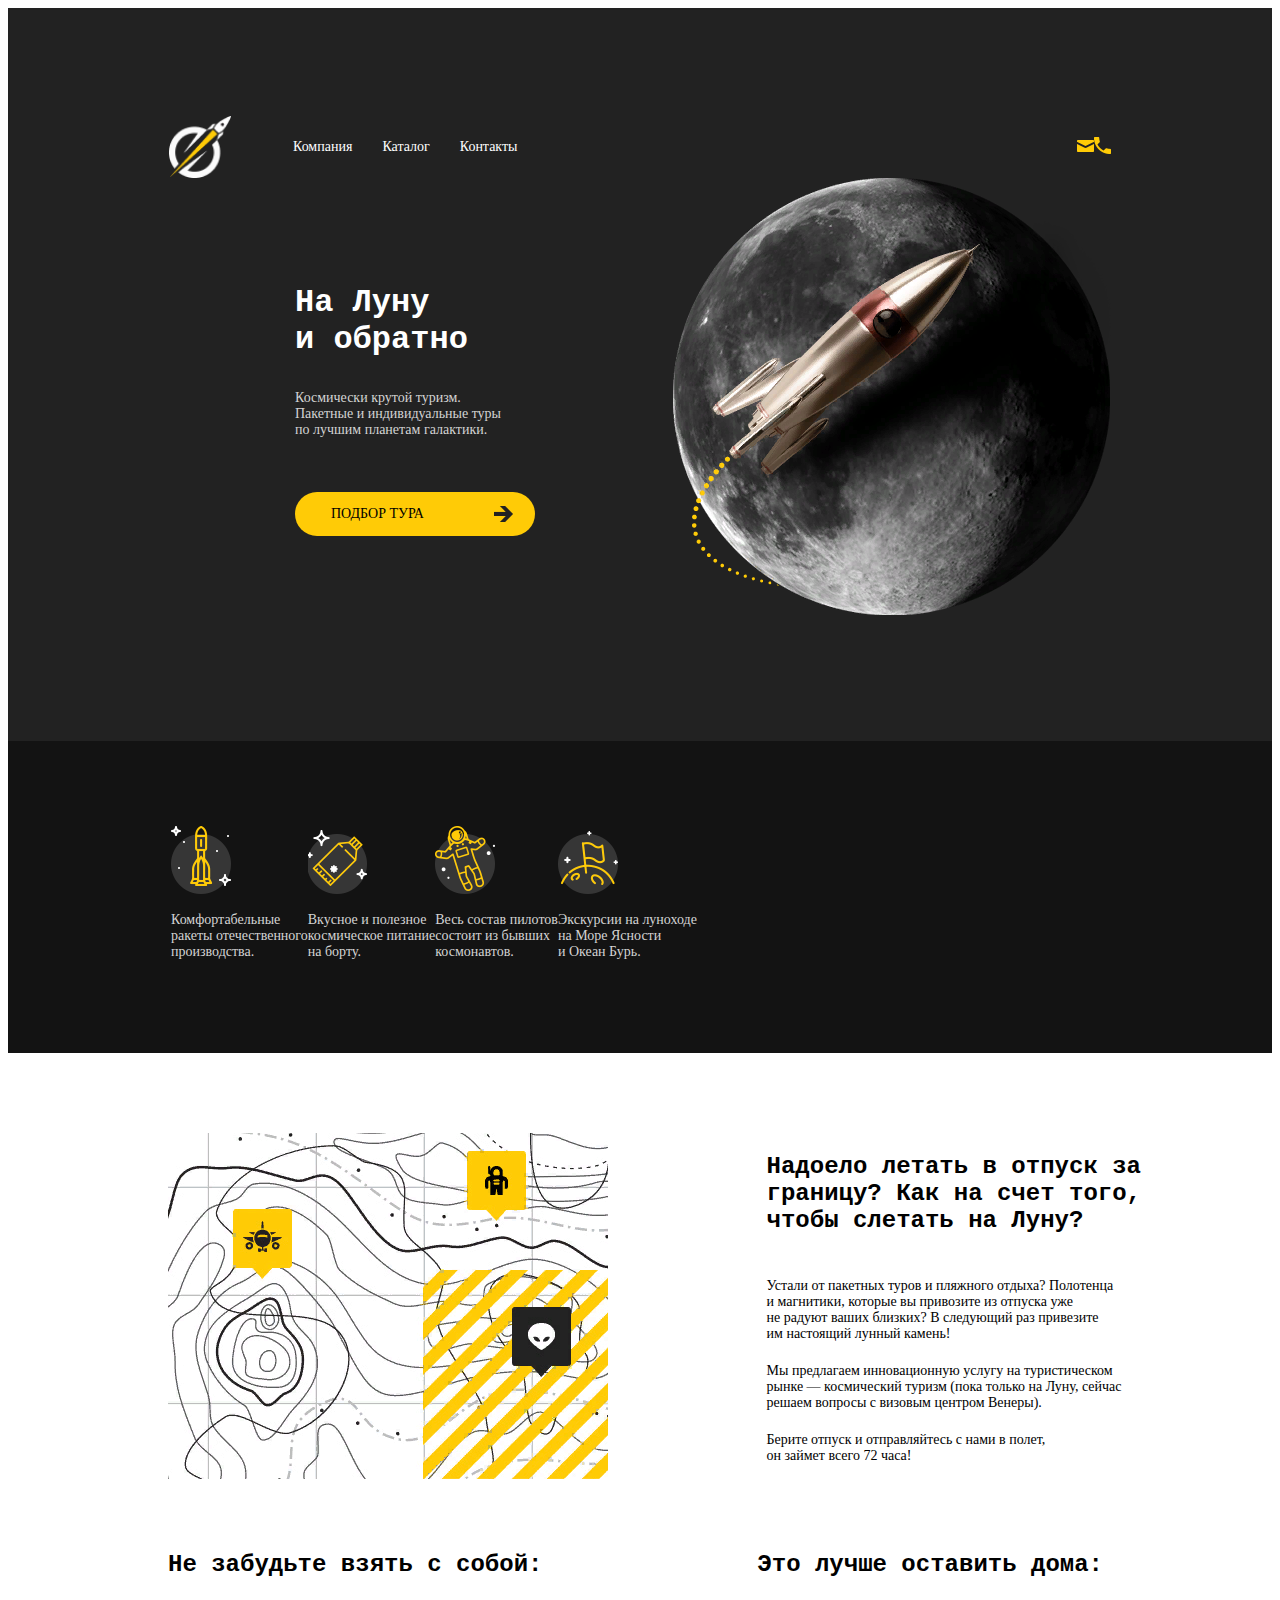
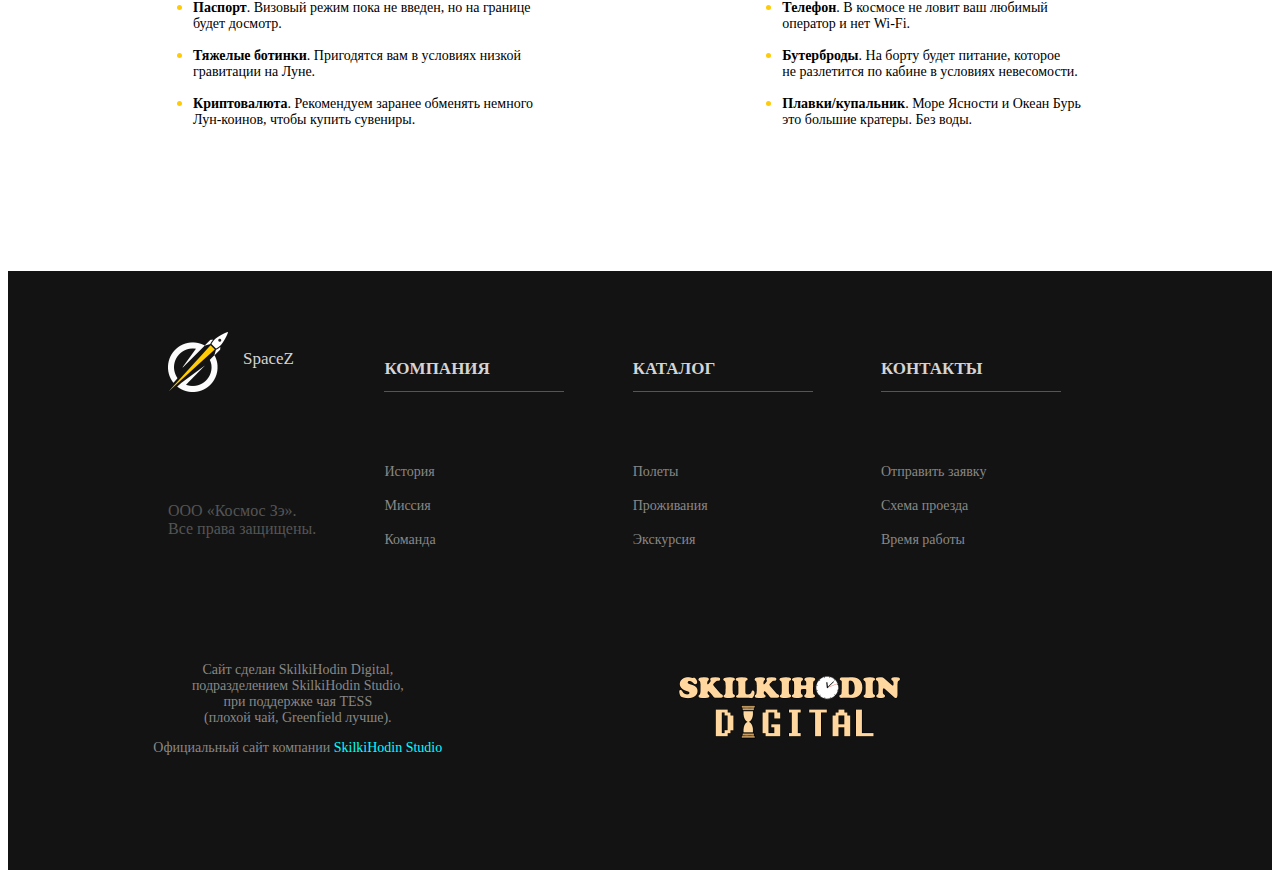
<file: main.html>
<!DOCTYPE html>
<html lang="en">
<head>
    <meta charset="UTF-8">
    <meta http-equiv="X-UA-Compatible" content="IE=edge">
    <meta name="viewport" content="width=device-width, initial-scale=1.0">
    <title>Dead SpaceZ</title>
    <link rel="stylesheet" href="https://necolas.github.io/normalize.css/8.0.1/normalize.css ">
    <link rel="stylesheet" href="css/style_main.css">
</head>
<header>
    <div class="standart">
    <div class="shapka">
        <div class="shapka_1">
            <img src="img/logo_1.png" width=62 height=62 alt="SpaceZ">
            <div class="font-grey contacts">
                <a href="http://skilkihodin.space/o-nas" class="white" style="text-decoration: none;">Компания</a>
                <a href="#" class="white item-cont" style="text-decoration: none;">Каталог</a>
                <a href="#" class="white item-cont" style="text-decoration: none;">Контакты</a>
            </div>
        </div>
        <div class="shapka_2">
            <a href="#"><img src="img/mail-icon_1.png" width=17 height=12 alt="Написать нам"></a>
            <a href="#"><img src="img/phone-icon_1.png" width=17 height=17 alt="Позвонить нам"></a>
        </div>
    </div>
    <div class="pict">
        <div>
            <h1 class="white title">На Луну<br>и обратно</h1>
            <p class="white font-grey" style="margin-top: 32px;">Космически крутой туризм.<br>
            Пакетные и индивидуальные туры<br>по лучшим планетам галактики.</p>
    
            <div class="button">
                <p  class="font-grey"><a href="#" style="margin-left: 36px; color: black; text-decoration: none;">ПОДБОР ТУРА</a></p>
                <img src="img/right-arrow-dark_1.png" width=19 height=16 style="margin-right: 22px;" alt="right-arrow-dark_1.png">
            </div>
        </div>
        <div>
            <img src="img/moon-rocket_1.png" width=438 height=438 alt="moon-rocket_1.png">
        </div>
    </div>
    <div style="width: 1px; height: 1px"></div>
    </div>
</header>

<main >
    <div style="background-color: #131313;" class="font-grey">
    <div class="standart">
        <div style="width: 1px; height: 1px"></div>
        <div class="benefits">
            <div>
                <img src="img/advantage-icon-1_1.png" alt="advantage-icon-1_1.png">
                <p>Комфортабельные<br>ракеты отечественного<br>производства.</p>
            </div>
            <div>
                <img src="img/advantage-icon-2_1.png" alt="advantage-icon-2_1.png">
                <p>Вкусное и полезное<br>космическое питание<br>на борту.</p>
            </div>
            <div>
                <img src="img/advantage-icon-3_1.png" alt="advantage-icon-3_1.png">
                <p>Весь состав пилотов<br>состоит из бывших<br>космонавтов.</p>
            </div>
            <div>
                <img src="img/advantage-icon-4_1.png" alt="advantage-icon-4_1.png">
                <p>Экскурсии на луноходе<br>на Море Ясности<br>и Океан Бурь.</p>
            </div>
        </div>
        <div style="width: 1px; height: 1px"></div>
    </div>
    </div>
    <div style="background-color: #FFFFFF">
    <div class="standart">
        <div class="map">
            <img src="img/map_1.png" width=440 height=346 alt="map_1.png">
            <div>
                <h2 class="title">Надоело летать в отпуск за<br>границу? Как на счет того,<br>чтобы слетать на Луну?</h2>
                <p class="font-black" style="margin-top: 44px;">Устали от пакетных туров и пляжного отдыха? Полотенца<br>и магнитики, которые вы привозите из отпуска уже<br>не радуют ваших близких? В следующий раз привезите<br>им настоящий лунный камень!</p>
                <p class="font-black" style="margin-top: 21px;">Мы предлагаем инновационную услугу на туристическом<br>рынке — космический туризм (пока только на Луну, сейчас<br>решаем вопросы с визовым центром Венеры).</p>
                <p class="font-black" style="margin-top: 21px;">Берите отпуск и отправляйтесь с нами в полет,<br>он займет всего 72 часа!</p>
            </div>
        </div>
        <div class="lists">
            <div>
                <h2 class="title" style="color: #000000;">Не забудьте взять с собой:</h2>
                <ul class="list">
                    <li><p class="font-black"><b>Паспорт</b>. Визовый режим пока не введен, но на границе<br>будет досмотр.</p></li>
                    <li><p class="font-black"><b>Тяжелые ботинки</b>. Пригодятся вам в условиях низкой<br>гравитации на Луне.</p></li>
                    <li><p class="font-black"><b>Криптовалюта</b>. Рекомендуем заранее обменять немного<br>Лун-коинов, чтобы купить сувениры.</p></li>
                </ul>
            </div>
            <div>
                <h2 class="title" style="color: #000000;">Это лучше оставить дома:</h2>
                <ul class="list">
                    <li><p class="font-black"><b>Телефон</b>. В космосе не ловит ваш любимый<br>оператор и нет Wi-Fi.</p></li>
                    <li><p class="font-black"><b>Бутерброды</b>. На борту будет питание, которое<br>не разлетится по кабине в условиях невесомости.</p></li>
                    <li><p class="font-black"><b>Плавки/купальник</b>. Море Ясности и Океан Бурь<br>это большие кратеры. Без воды.</p></li>
                </ul>
            </div>
        </div>
        <div style="width: 1px; height: 1px"></div>
    </div>
    </div>
</main>

<footer style="background-color: #131313;">
    <div class="standart">
    <div style="width: 1px; height: 1px"></div>
    <div class="footer">
        <div>
            <div style="display: flex; flex-direction: row;">
                <img src="img/logo_2.png" width=60 height=60 alt="logo_2.png">
                <p class="title2" style="margin-left: 15px">SpaceZ</p>
            </div>
            <div style="margin-top: 110px; color: #555555; font-family: Verdana;">
                <p>ООО «Космос Зэ».<br>Все права защищены.</p>
            </div>
        </div>
        <div style="margin-top: 10px">
            <p class="title2 border"><b>КОМПАНИЯ</b></p>
            <div class="footer2">
                <p><a href="https://discord.com/channels/725495874318368848/758453040499130459" class="font3">История</a></p>
                <p><a href="#" class="font3">Миссия</a></p>
                <p><a href="#" class="font3">Команда</a></p>
            </div>
        </div>
        <div style="margin-top: 10px">
            <p class="title2 border"><b>КАТАЛОГ</b></p>
            <div class="footer2">
                <p><a href="#" class="font3">Полеты</a></p>
                <p><a href="#" class="font3">Проживания</a></p>
                <p><a href="#" class="font3">Экскурсия</a></p>
            </div>
        </div>
        <div style="margin-top: 10px">
            <p class="title2 border"><b>КОНТАКТЫ</b></p>
            <div class="footer2">
                <p><a href="#" class="font3">Отправить заявку</a></p>
                <p><a href="#" class="font3">Схема проезда</a></p>
                <p><a href="#" class="font3">Время работы</a></p>
            </div>
        </div>
    </div>
    <div class="skilki">
        <div class="skilki_text">
            <p class="font3" >Сайт сделан SkilkiHodin Digital,<br>подразделением SkilkiHodin Studio,<br>при поддержке чая TESS<br>(плохой чай, Greenfield лучше).</p>
            <p class="font3">Официальный сайт компании<a href="http://skilkihodin.space/o-nas" style="text-decoration: none; color: aqua;"> SkilkiHodin Studio</a></p>
        </div>
        <div>
            <img src="img/Skilkihodin_Digital.png" width=50% alt="Skilkihodin_Digital.png">
        </div>
    </div>
    </div>
</footer>
</file>
<file: css/style_main.css>
header {
    display: flex;
    justify-content: center;
    background: #222222;
    padding:0 1px;
}

footer {
    display: flex;
    justify-content: center;
}

main {
    display: flex;
    flex-direction: column;
    justify-items: center;
}

.standart {
    width: 1280px;
    margin: 0 auto;
}

.white {
    color: #ffffff;
}

.shapka {
    display: flex;
    flex-direction: row;
    margin-left: 160px;
    margin-right: 160px;
    margin-top: 54px;
    justify-content: space-between;
}

.shapka_1 {
    margin-top: 54px;
    display: flex;
    flex-direction: row;
    justify-content: space-between;
    align-items: center;
}

.shapka_2 {
    margin-top: 54px;
    display: flex;
    flex-direction: row;
    align-items: center;
}

.DaDaDa {
    margin-right: 24px;
}

.pict {
    display: flex;
    flex-direction: row; 
    justify-content: space-between;
    margin-left: 286px;
    margin-right: 160px;
    align-items: center;
    margin-bottom: 120px;
}

.button {
    background-color: #FFCB06;
    border-radius: 25px;
    width: 240px;
    margin-top: 54px;
    display: flex;
    justify-content: space-between;
    flex-direction: row;
    align-items: center;
}

.font-grey {
    font-family: Verdana;
    font-size: 14px;
    color: #D4D4D4;
}

.font-black {
    font-family: Verdana;
    font-size: 14px;
    color: #000000;
}

.title {
    font-family: 'Courier New';
}

.contacts {
    display: flex;
    margin-left: 62px;
}

.item-cont {
    margin-left: 30px;
}

.benefits {
    display: flex;
    flex-direction: row;
    margin-left: 163px;
    margin-right: 165px;
    margin-top: 84px;
    margin-bottom: 78px;
    flex-wrap: wrap;
}


.NoNoNo {
    margin-right: 200px;
}

.map {
    display: flex;
    margin-top: 80px;
    margin-left: 160px;
    margin-right: 147px;
    flex-direction: row;
    justify-content: space-between;
}

.lists {
    display: flex;
    margin-top: 52px;
    margin-left: 160px;
    margin-right: 185px;
    margin-bottom: 126px;
    flex-direction: row;
    justify-content: space-between;
    color: #FFCB06;
}

.list {
    margin-left: -15px;
}


.footer {
    display: flex;
    flex-direction: row;
    justify-content: space-between;
    margin-top: 60px;
    margin-left: 160px;
    margin-right: 211px;
    margin-bottom: 84px;
}

.footer2 {
    margin-top: 70px;
    flex-direction: column;
    flex-wrap: nowrap;
}

.font3 {
    font-family: Verdana;
    font-size: 14px;
    color: #888888;
    text-decoration: none;
}

.title2 {
    font-family: Verdana;
    font-size: 17px;
    color: #D4D4D4;
}

.border {
    padding-bottom: 12px;
    border-bottom: 1px #555555 solid;
    width: 180px;
}

.skilki {
    display: flex;
    flex-direction: row;
    margin: 0 auto;
    margin-bottom: 100px;
    width: 77%;
    align-items: center;
    justify-content: space-between;
}

.skilki_text {
    text-align: center;
}
</file>
